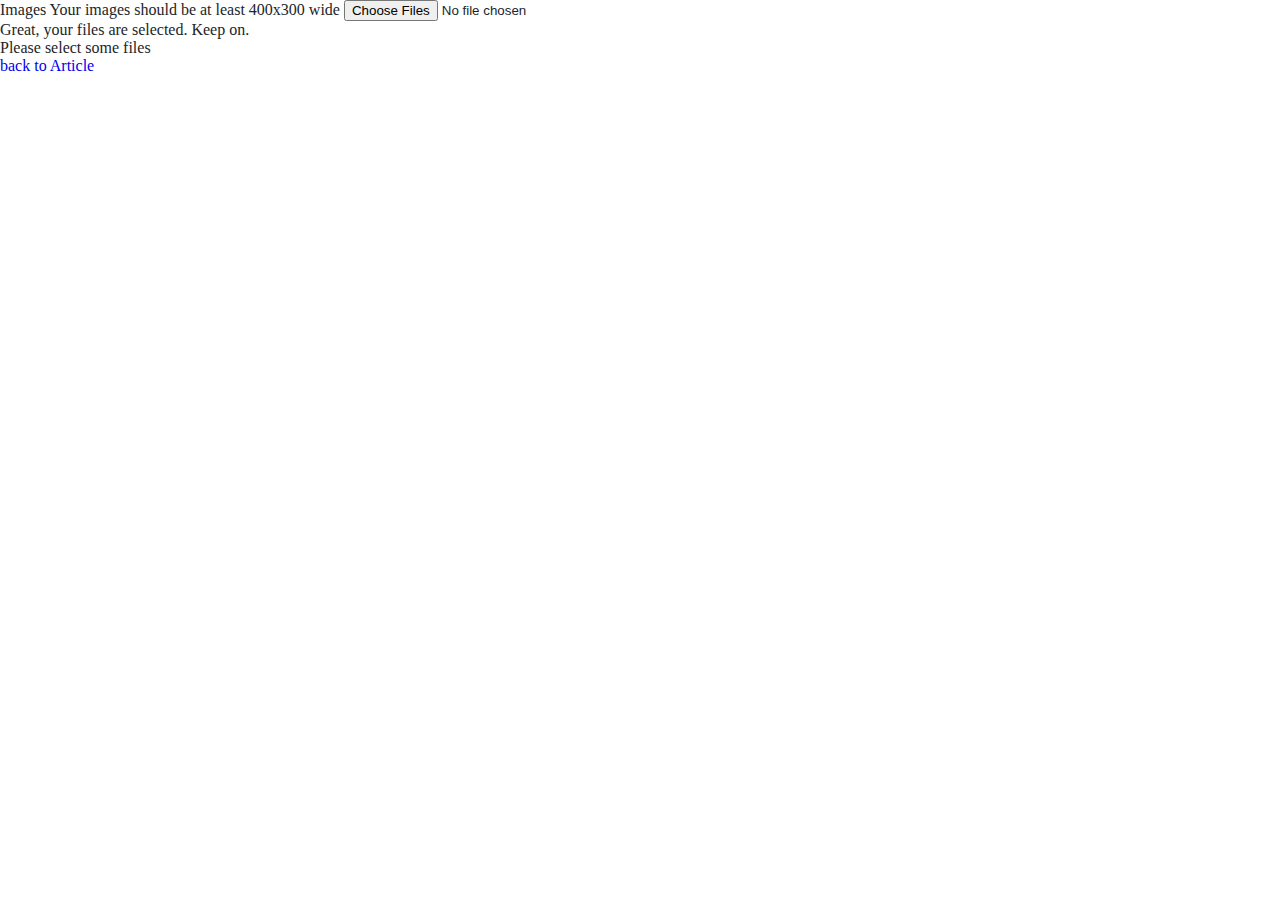
<file: input.html>
<!DOCTYPE html>
<html lang="en">
<head>
    <meta charset="UTF-8">
    <meta http-equiv="X-UA-Compatible" content="IE=edge">
    <meta name="viewport" content="width=device-width, initial-scale=1.0">
    <title>Document</title>
   <link rel="stylesheet" href="style.css">
</head>
<body>
    <form action method="post">
  
        
        
        <div class="form-group file-area">
              <label for="images">Images <span>Your images should be at least 400x300 wide</span></label>
          <input type="file" name="images" id="images" required="required" multiple="multiple"/>
          <div class="file-dummy">
            <div class="success">Great, your files are selected. Keep on.</div>
            <div class="default">Please select some files</div>
          </div>
        </div>
        
       
      </form>
      
      
      
      
      <script async src="https://cpwebassets.codepen.io/assets/embed/ei.js"></script>
      
      <link href='https://fonts.googleapis.com/css?family=Lato:100,200,300,400,500,600,700' rel='stylesheet' type='text/css'>
      
      <a href="http://scribblerockerz.com/drag-n-drop-file-input-without-javascript/" class="back-to-article" target="_blank">back to Article</a>
</body>
</html>
</file>
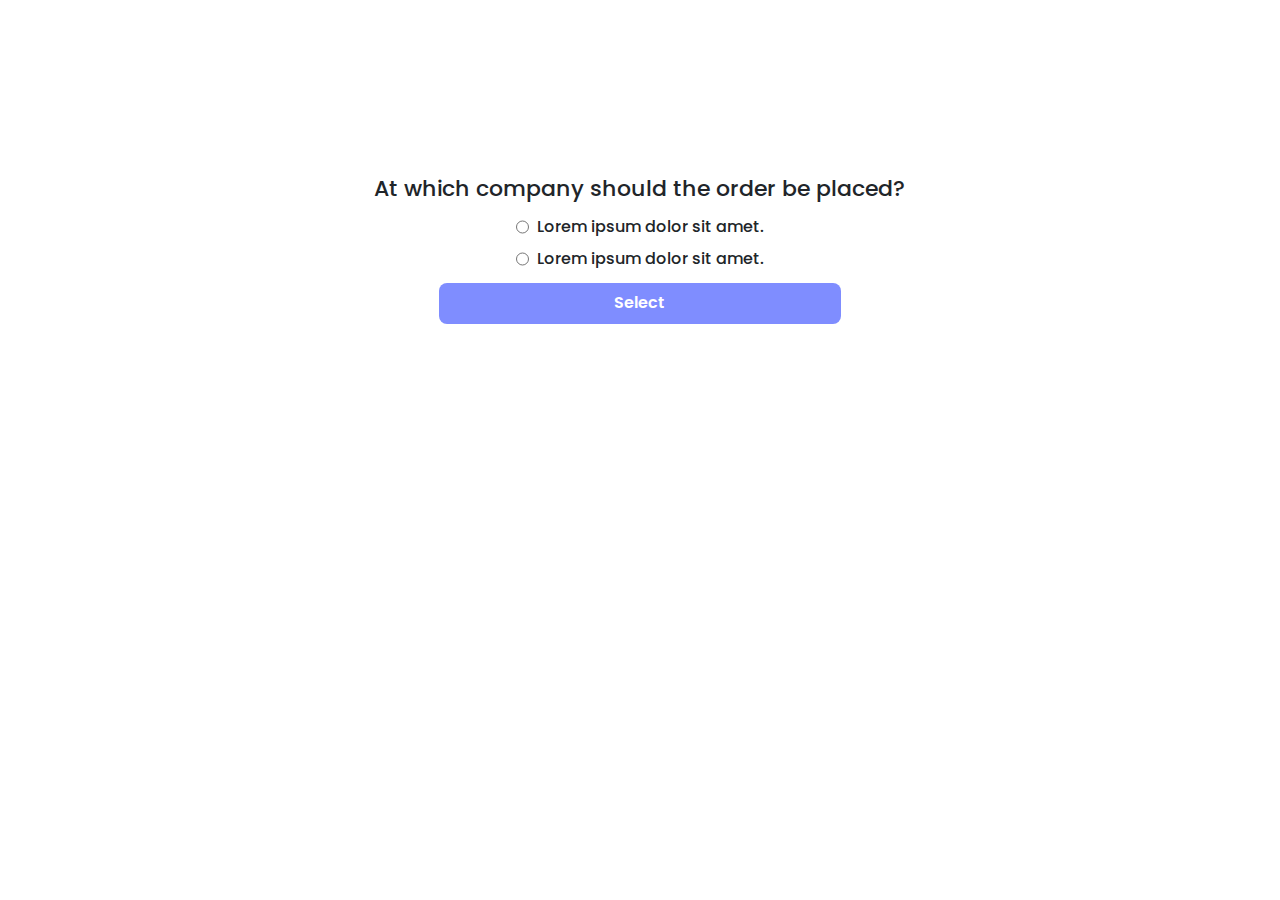
<file: new-report.html>
<!DOCTYPE html>
<html lang="en">

<head>
    <meta charset="UTF-8">
    <meta http-equiv="X-UA-Compatible" content="IE=edge">
    <meta name="viewport" content="width=device-width, initial-scale=1.0">
    <link rel="stylesheet" href="assets/bootstrap-5/css/bootstrap.css">
    <link rel="stylesheet" href="https://cdnjs.cloudflare.com/ajax/libs/twitter-bootstrap/5.1.3/css/bootstrap.min.css">
    <link rel="stylesheet" href="https://cdn.datatables.net/1.12.1/css/dataTables.bootstrap5.min.css">
    <link rel="stylesheet" href="assets/css/style.css">
    <link rel="stylesheet" href="assets/css/typograpgy.css">
    <link rel="stylesheet" href="assets/css/responsive.css">
    <link rel="stylesheet" href="https://cdnjs.cloudflare.com/ajax/libs/font-awesome/6.1.1/css/all.min.css"
        integrity="sha512-KfkfwYDsLkIlwQp6LFnl8zNdLGxu9YAA1QvwINks4PhcElQSvqcyVLLD9aMhXd13uQjoXtEKNosOWaZqXgel0g=="
        crossorigin="anonymous" referrerpolicy="no-referrer" />
    <link href="https://fonts.googleapis.com/css2?family=Poppins:wght@400;500;600;700&display=swap" rel="stylesheet">
    <title>Home</title>
</head>


<body>
    <div class="container-fluid">
        <!-- Page Content  -->
        <div class="row">
            <nav class="navbar navbar-expand-lg navbar-light mb-1 ">
                <div class="container-fluid d-flex justify-content-between align-items-center">
                    <button type="button" id="sidebarCollapse" class=" side-bar-btn btn text-sidebar bg-turbo-yellow">
                        <h1 class="f-32 w-500 text-white">LOGO</h1>
                    </button>

                    <div class="header ">
                        <div class="dropdown header-dropdown">
                            <button class="account-btn dropdown-toggle f-18 w-400" type="button"
                                id="dropdownMenuButton1" data-bs-toggle="dropdown" aria-expanded="false">
                                <!-- <img src="assets/images/image 224.png" alt="" class="img-fluid account-dp"> -->
                                <i class="fa-solid fa-user me-2"></i>Smith
                            </button>
                            <ul class="dropdown-menu" aria-labelledby="dropdownMenuButton1">
                                <li><a class="dropdown-item" href="#">My Account</a></li>
                                <li><a class="dropdown-item" href="#">Log Out</a></li>
                            </ul>
                        </div>
                    </div>
                </div>
            </nav>

            <div class="container-fluid">
                <div class="row">
                    <div class="col-lg-8 mx-auto ">
                        <div class="row mt-5">
                            <div class="col-lg-8 mx-auto  mt-5">
                                <div class=" d-flex flex-column justify-content-center align-items-center">
                                    <h1 class="f-22 w-500 mb-2 text-center">At which company should the order be placed?
                                    </h1>
                                </div>
                            </div>
                            <div class="col-lg-6 mx-auto">
                                <div class=" d-flex flex-column justify-content-center align-items-center">
                                    <div class="d-flex justify-content-start my-1">
                                        <input type="radio" id="html" name="fav_language" value="HTML" class="me-2">
                                        <label for="html" class="f-18 w-500">Lorem ipsum dolor sit amet.</label>
                                    </div>
                                    <div class="d-flex justify-content-start my-1">
                                        <input type="radio" id="css" name="fav_language" value="CSS" class="me-2">
                                        <label for="css" class="f-18 w-500">Lorem ipsum dolor sit amet.</label>
                                    </div>


                                    <button class="btn-fill mt-2 w-100"><a
                                            href="selected-company.html">Select</a></button>
                                </div>
                            </div>

                        </div>

                    </div>

                </div>
            </div>
            </form>
        </div>
    </div>

    </div>

    </div>


    <script src="assets/bootstrap-5/js/bootstrap.bundle.min.js"></script>
    <script src="https://code.jquery.com/jquery-3.6.0.min.js"
        integrity="sha256-/xUj+3OJU5yExlq6GSYGSHk7tPXikynS7ogEvDej/m4=" crossorigin="anonymous"></script>
    <script src="https://cdn.datatables.net/1.12.1/js/jquery.dataTables.min.js"></script>
    <script src="https://cdn.datatables.net/1.12.1/js/dataTables.bootstrap5.min.js"></script>
    <script src="assets/app.js"></script>
</body>



</html>
</file>
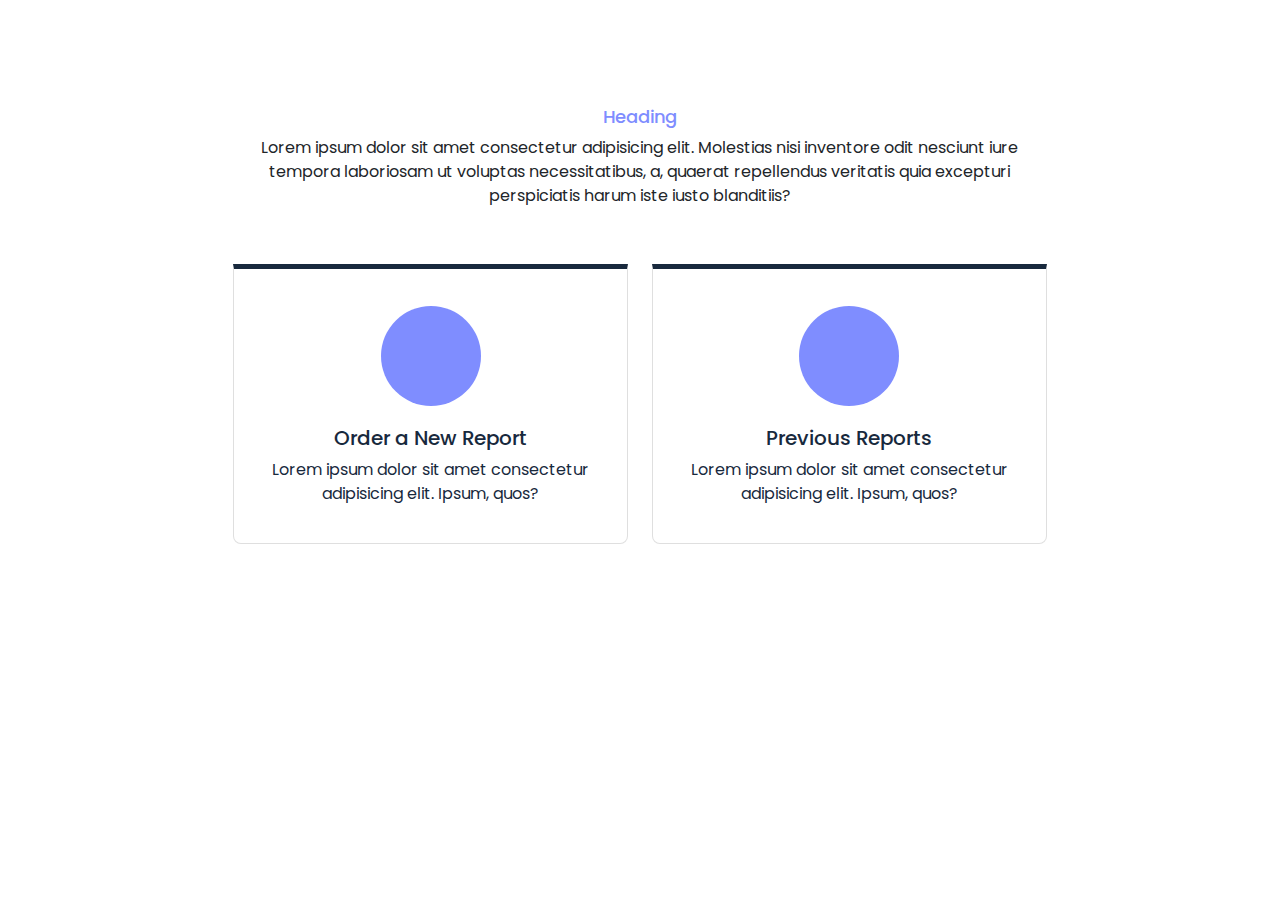
<file: page.html>
<!DOCTYPE html>
<html lang="en">

<head>
    <meta charset="UTF-8">
    <meta http-equiv="X-UA-Compatible" content="IE=edge">
    <meta name="viewport" content="width=device-width, initial-scale=1.0">
    <link rel="stylesheet" href="assets/bootstrap-5/css/bootstrap.css">
    <link rel="stylesheet" href="https://cdnjs.cloudflare.com/ajax/libs/twitter-bootstrap/5.1.3/css/bootstrap.min.css">
    <link rel="stylesheet" href="https://cdn.datatables.net/1.12.1/css/dataTables.bootstrap5.min.css">
    <link rel="stylesheet" href="assets/css/style.css">
    <link rel="stylesheet" href="assets/css/typograpgy.css">
    <link rel="stylesheet" href="assets/css/responsive.css">
    <link rel="stylesheet" href="https://cdnjs.cloudflare.com/ajax/libs/font-awesome/6.1.1/css/all.min.css"
        integrity="sha512-KfkfwYDsLkIlwQp6LFnl8zNdLGxu9YAA1QvwINks4PhcElQSvqcyVLLD9aMhXd13uQjoXtEKNosOWaZqXgel0g=="
        crossorigin="anonymous" referrerpolicy="no-referrer" />
    <link href="https://fonts.googleapis.com/css2?family=Poppins:wght@400;500;600;700&display=swap" rel="stylesheet">
    <title>Home</title>
</head>


<body>
    <div class="container-fluid">
        <!-- Page Content  -->
        <div class="row">
            <nav class="navbar navbar-expand-lg navbar-light mb-1 ">
                <div class="container-fluid d-flex justify-content-between align-items-center">
                    <button type="button" id="sidebarCollapse" class=" side-bar-btn btn text-sidebar bg-turbo-yellow">
                        <a href="page.html" class="f-32 w-500 text-white no-decoration">LOGO</a>

                    </button>

                    <div class="header ">
                        <div class="dropdown header-dropdown">
                            <button class="account-btn dropdown-toggle f-18 w-400" type="button"
                                id="dropdownMenuButton1" data-bs-toggle="dropdown" aria-expanded="false">
                                <!-- <img src="assets/images/image 224.png" alt="" class="img-fluid account-dp"> -->
                                <i class="fa-solid fa-user me-2"></i>Muhammad Awais
                            </button>
                            <ul class="dropdown-menu" aria-labelledby="dropdownMenuButton1">
                                <li><a class="dropdown-item" href="#">My Account</a></li>
                                <li><a class="dropdown-item" href="#">Log Out</a></li>
                            </ul>
                        </div>
                    </div>
                </div>
            </nav>
        </div>
            <div class="container-fluid">
                <div class="row">
                    <div class="col-lg-8 mx-auto ">
                        <div class="main-heading  w-100">
                            <h1 class=" mt-4 text-center">Heading</h1>
                        </div>
                        <p class="f-16 text-center">Lorem ipsum dolor sit amet consectetur adipisicing elit. Molestias
                            nisi inventore odit nesciunt iure tempora laboriosam ut voluptas necessitatibus, a, quaerat
                            repellendus veritatis quia excepturi perspiciatis harum iste iusto blanditiis?</p>
                        <div class="row mt-5">
                            <div class="col-lg-6 mt-2">
                                <a href="new-report.html"
                                    class="card d-flex flex-column justify-content-center align-items-center">
                                    <div class="card-icon">
                                        <i class="fa-solid fa-folder-plus"></i>
                                    </div>
                                    <h1 class="f-20 w-500">Order a New Report</h1>
                                    <div class="f-16 text-center">Lorem ipsum dolor sit amet consectetur adipisicing
                                        elit. Ipsum, quos?</div>
                                </a>
                            </div>
                            <div class="col-lg-6 mt-2">
                                <a href="previuos-reports.html"
                                    class="card d-flex flex-column justify-content-center align-items-center">
                                    <div class="card-icon">
                                        <i class="fa-solid fa-folder-open"></i>
                                    </div>
                                    <h1 class="f-20 w-500">Previous Reports</h1>
                                    <div class="f-16 text-center">Lorem ipsum dolor sit amet consectetur adipisicing
                                        elit. Ipsum, quos?</div>
                                </a>
                            </div>
                        </div>

                    </div>

                </div>
            </div>
      
    </div>

    <script src="assets/bootstrap-5/js/bootstrap.bundle.min.js"></script>
    <script src="https://code.jquery.com/jquery-3.6.0.min.js"
        integrity="sha256-/xUj+3OJU5yExlq6GSYGSHk7tPXikynS7ogEvDej/m4=" crossorigin="anonymous"></script>
    <script src="https://cdn.datatables.net/1.12.1/js/jquery.dataTables.min.js"></script>
    <script src="https://cdn.datatables.net/1.12.1/js/dataTables.bootstrap5.min.js"></script>
    <script src="assets/app.js"></script>
</body>



</html>
</file>
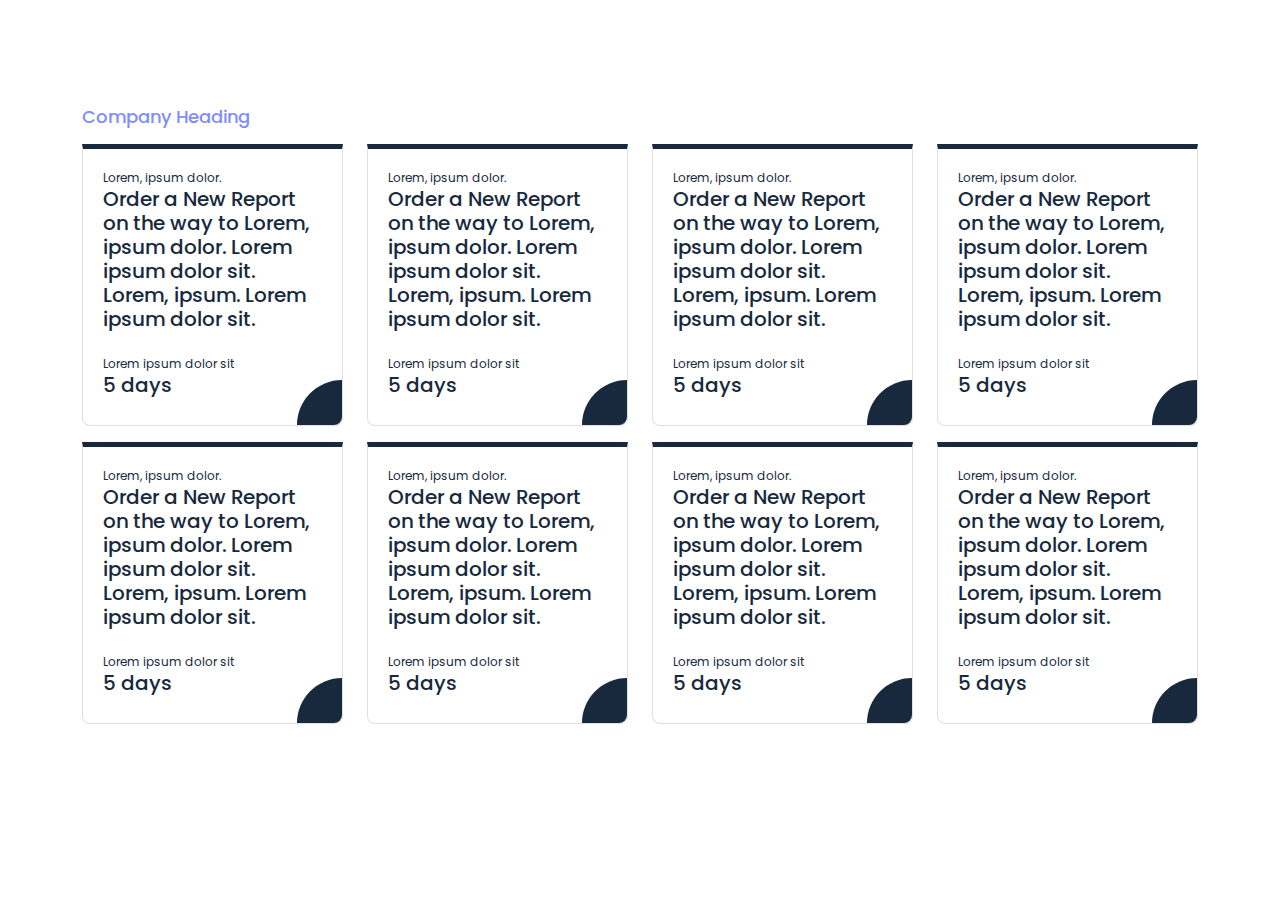
<file: selected-company.html>
<!DOCTYPE html>
<html lang="en">

<head>
    <meta charset="UTF-8">
    <meta http-equiv="X-UA-Compatible" content="IE=edge">
    <meta name="viewport" content="width=device-width, initial-scale=1.0">
    <link rel="stylesheet" href="assets/bootstrap-5/css/bootstrap.css">
    <link rel="stylesheet" href="https://cdnjs.cloudflare.com/ajax/libs/twitter-bootstrap/5.1.3/css/bootstrap.min.css">
    <link rel="stylesheet" href="https://cdn.datatables.net/1.12.1/css/dataTables.bootstrap5.min.css">
    <link rel="stylesheet" href="assets/css/style.css">
    <link rel="stylesheet" href="assets/css/typograpgy.css">
    <link rel="stylesheet" href="assets/css/responsive.css">
    <link rel="stylesheet" href="https://cdnjs.cloudflare.com/ajax/libs/font-awesome/6.1.1/css/all.min.css"
        integrity="sha512-KfkfwYDsLkIlwQp6LFnl8zNdLGxu9YAA1QvwINks4PhcElQSvqcyVLLD9aMhXd13uQjoXtEKNosOWaZqXgel0g=="
        crossorigin="anonymous" referrerpolicy="no-referrer" />
    <link href="https://fonts.googleapis.com/css2?family=Poppins:wght@400;500;600;700&display=swap" rel="stylesheet">
    <title>Home</title>
</head>

<body>
    <div class="container-fluid">

        <!-- Page Content  -->
        <div class="row">

            <nav class="navbar navbar-expand-lg navbar-light mb-1 ">

                <div class="container-fluid d-flex justify-content-between align-items-center">

                    <button type="button" id="sidebarCollapse" class=" side-bar-btn btn text-sidebar bg-turbo-yellow">
                        <a href="page.html" class="f-32 w-500 text-white no-decoration">LOGO</a>

                    </button>

                    <div class="header ">
                        <div class="dropdown header-dropdown">
                            <button class="account-btn dropdown-toggle f-18 w-400" type="button"
                                id="dropdownMenuButton1" data-bs-toggle="dropdown" aria-expanded="false">
                                <!-- <img src="assets/images/image 224.png" alt="" class="img-fluid account-dp"> -->
                                <i class="fa-solid fa-user me-2"></i>Smith
                            </button>
                            <ul class="dropdown-menu" aria-labelledby="dropdownMenuButton1">
                                <li><a class="dropdown-item" href="#">My Account</a></li>
                                <li><a class="dropdown-item" href="#">Log Out</a></li>
                            </ul>
                        </div>
                    </div>

                </div>

            </nav>

        </div>

        <div class="container">

            <div class="main-heading  w-100">
                <h1 class=" mt-4 ">Company Heading</h1>
            </div>
            <div class="row mt-3">
                <div class="col-lg-3 col-md-6 mb-3">
                    <div class="card d-flex flex-column ">
                        <p class="f-12 w-400 mb-0 pb-0">Lorem, ipsum dolor.</p>
                        <h1 class="f-20 w-500 ">Order a New Report on the way to Lorem, ipsum dolor. Lorem ipsum dolor sit. Lorem, ipsum. Lorem ipsum dolor sit.</h1>
                        <div class="f-12  mt-3">Lorem ipsum dolor sit</div>
                        <h1 class="f-20 w-500 ">5 days</h1>
                        <div class="dot"></div>
                        <!-- <button class="btn-fill-2 mt-5 w-100 mx-0 px-0 card-btn"><a href="fill-form.html">Select</a></button> -->
                    </div>
                </div>
                <div class="col-lg-3 col-md-6 mb-3">
                    <div class="card d-flex flex-column ">
                        <p class="f-12 w-400 mb-0 pb-0">Lorem, ipsum dolor.</p>
                        <h1 class="f-20 w-500 ">Order a New Report on the way to Lorem, ipsum dolor. Lorem ipsum dolor sit. Lorem, ipsum. Lorem ipsum dolor sit.</h1>
                        <div class="f-12  mt-3">Lorem ipsum dolor sit</div>
                        <h1 class="f-20 w-500 ">5 days</h1>
                        <div class="dot"></div>
                        <!-- <button class="btn-fill-2 mt-5 w-100 mx-0 px-0 card-btn"><a href="fill-form.html">Select</a></button> -->
                    </div>
                </div>
                <div class="col-lg-3 col-md-6 mb-3">
                    <div class="card d-flex flex-column ">
                        <p class="f-12 w-400 mb-0 pb-0">Lorem, ipsum dolor.</p>
                        <h1 class="f-20 w-500 ">Order a New Report on the way to Lorem, ipsum dolor. Lorem ipsum dolor sit. Lorem, ipsum. Lorem ipsum dolor sit.</h1>
                        <div class="f-12  mt-3">Lorem ipsum dolor sit</div>
                        <h1 class="f-20 w-500 ">5 days</h1>
                        <div class="dot"></div>
                        <!-- <button class="btn-fill-2 mt-5 w-100 mx-0 px-0 card-btn"><a href="fill-form.html">Select</a></button> -->
                    </div>
                </div>
                <div class="col-lg-3 col-md-6 mb-3">
                    <div class="card d-flex flex-column ">
                        <p class="f-12 w-400 mb-0 pb-0">Lorem, ipsum dolor.</p>
                        <h1 class="f-20 w-500 ">Order a New Report on the way to Lorem, ipsum dolor. Lorem ipsum dolor sit. Lorem, ipsum. Lorem ipsum dolor sit.</h1>
                        <div class="f-12  mt-3">Lorem ipsum dolor sit</div>
                        <h1 class="f-20 w-500 ">5 days</h1>
                        <div class="dot"></div>
                        <!-- <button class="btn-fill-2 mt-5 w-100 mx-0 px-0 card-btn"><a href="fill-form.html">Select</a></button> -->
                    </div>
                </div>
                <div class="col-lg-3 col-md-6 mb-3">
                    <div class="card d-flex flex-column ">
                        <p class="f-12 w-400 mb-0 pb-0">Lorem, ipsum dolor.</p>
                        <h1 class="f-20 w-500 ">Order a New Report on the way to Lorem, ipsum dolor. Lorem ipsum dolor sit. Lorem, ipsum. Lorem ipsum dolor sit.</h1>
                        <div class="f-12  mt-3">Lorem ipsum dolor sit</div>
                        <h1 class="f-20 w-500 ">5 days</h1>
                        <div class="dot"></div>
                        <!-- <button class="btn-fill-2 mt-5 w-100 mx-0 px-0 card-btn"><a href="fill-form.html">Select</a></button> -->
                    </div>
                </div>
                <div class="col-lg-3 col-md-6 mb-3">
                    <div class="card d-flex flex-column ">
                        <p class="f-12 w-400 mb-0 pb-0">Lorem, ipsum dolor.</p>
                        <h1 class="f-20 w-500 ">Order a New Report on the way to Lorem, ipsum dolor. Lorem ipsum dolor sit. Lorem, ipsum. Lorem ipsum dolor sit.</h1>
                        <div class="f-12  mt-3">Lorem ipsum dolor sit</div>
                        <h1 class="f-20 w-500 ">5 days</h1>
                        <div class="dot"></div>
                        <!-- <button class="btn-fill-2 mt-5 w-100 mx-0 px-0 card-btn"><a href="fill-form.html">Select</a></button> -->
                    </div>
                </div>
                <div class="col-lg-3 col-md-6 mb-3">
                    <div class="card d-flex flex-column ">
                        <p class="f-12 w-400 mb-0 pb-0">Lorem, ipsum dolor.</p>
                        <h1 class="f-20 w-500 ">Order a New Report on the way to Lorem, ipsum dolor. Lorem ipsum dolor sit. Lorem, ipsum. Lorem ipsum dolor sit.</h1>
                        <div class="f-12  mt-3">Lorem ipsum dolor sit</div>
                        <h1 class="f-20 w-500 ">5 days</h1>
                        <div class="dot"></div>
                        <!-- <button class="btn-fill-2 mt-5 w-100 mx-0 px-0 card-btn"><a href="fill-form.html">Select</a></button> -->
                    </div>
                </div>
                <div class="col-lg-3 col-md-6 mb-3">
                    <div class="card d-flex flex-column ">
                        <p class="f-12 w-400 mb-0 pb-0">Lorem, ipsum dolor.</p>
                        <h1 class="f-20 w-500 ">Order a New Report on the way to Lorem, ipsum dolor. Lorem ipsum dolor sit. Lorem, ipsum. Lorem ipsum dolor sit.</h1>
                        <div class="f-12  mt-3">Lorem ipsum dolor sit</div>
                        <h1 class="f-20 w-500 ">5 days</h1>
                        <div class="dot"></div>
                        <!-- <button class="btn-fill-2 mt-5 w-100 mx-0 px-0 card-btn"><a href="fill-form.html">Select</a></button> -->
                    </div>
                </div>
                
               
            </div>
            
        </div>

    </div>

   

    <script src="assets/bootstrap-5/js/bootstrap.bundle.min.js"></script>
    <script src="https://code.jquery.com/jquery-3.6.0.min.js"
        integrity="sha256-/xUj+3OJU5yExlq6GSYGSHk7tPXikynS7ogEvDej/m4=" crossorigin="anonymous"></script>
    <script src="https://cdn.datatables.net/1.12.1/js/jquery.dataTables.min.js"></script>
    <script src="https://cdn.datatables.net/1.12.1/js/dataTables.bootstrap5.min.js"></script>
    <script src="assets/app.js"></script>
</body>


</html>
</file>
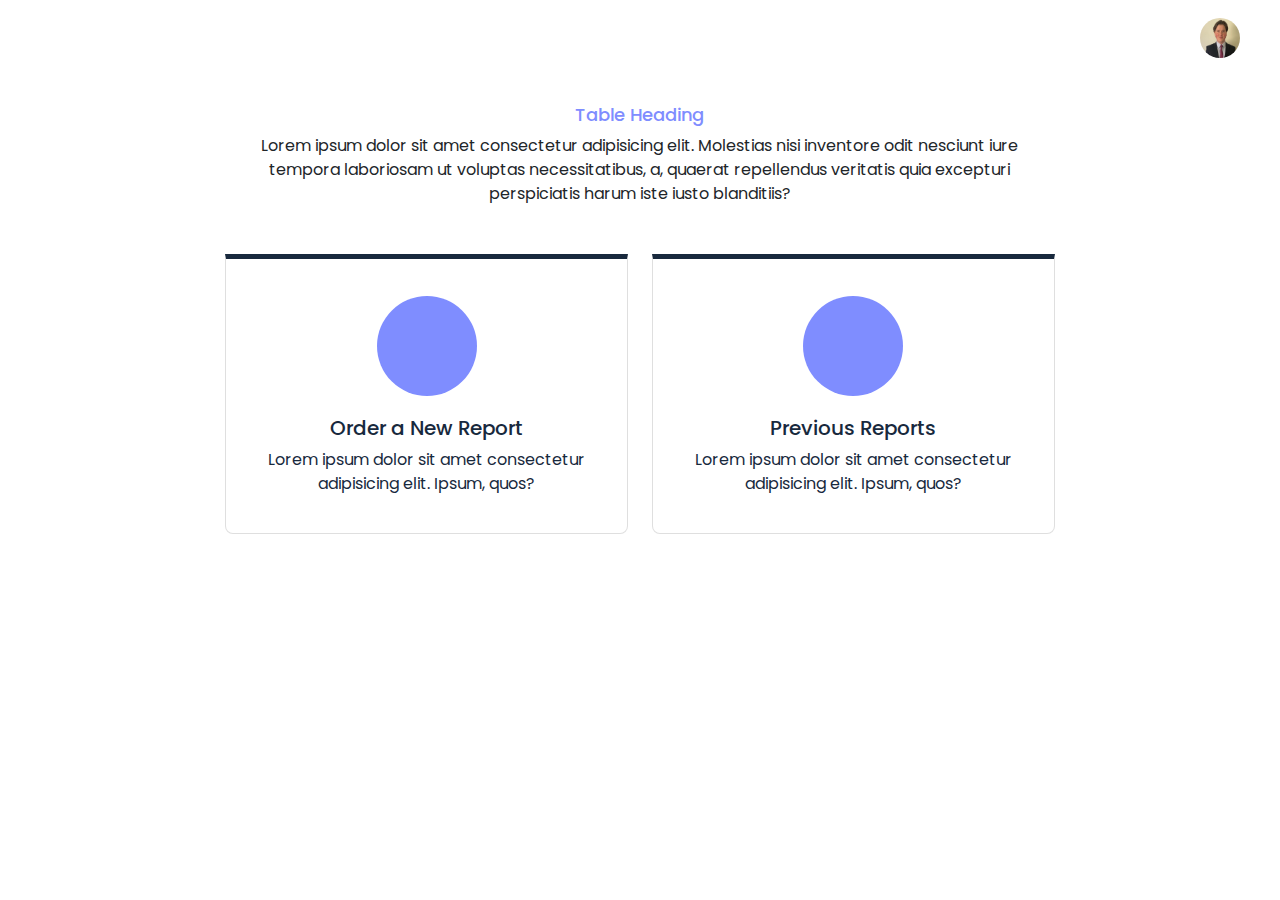
<file: seprate1.html>
<!DOCTYPE html>
<html lang="en">

<head>
    <meta charset="UTF-8">
    <meta http-equiv="X-UA-Compatible" content="IE=edge">
    <meta name="viewport" content="width=device-width, initial-scale=1.0">
    <link rel="stylesheet" href="assets/bootstrap-5/css/bootstrap.css">
    <link rel="stylesheet" href="https://cdnjs.cloudflare.com/ajax/libs/twitter-bootstrap/5.1.3/css/bootstrap.min.css">
    <link rel="stylesheet" href="https://cdn.datatables.net/1.12.1/css/dataTables.bootstrap5.min.css">
    <link rel="stylesheet" href="assets/css/style.css">
    <link rel="stylesheet" href="assets/css/typograpgy.css">
    <link rel="stylesheet" href="assets/css/responsive.css">
    <link rel="stylesheet" href="https://cdnjs.cloudflare.com/ajax/libs/font-awesome/6.1.1/css/all.min.css"
        integrity="sha512-KfkfwYDsLkIlwQp6LFnl8zNdLGxu9YAA1QvwINks4PhcElQSvqcyVLLD9aMhXd13uQjoXtEKNosOWaZqXgel0g=="
        crossorigin="anonymous" referrerpolicy="no-referrer" />
    <link href="https://fonts.googleapis.com/css2?family=Poppins:wght@400;500;600;700&display=swap" rel="stylesheet">
    <title>Home</title>
</head>

<body>

    <body>
        <div class="container-fluid">
            <!-- Page Content  -->
            <div class="row" >
                <nav class="navbar navbar-expand-lg navbar-light mb-1 ">
                    <div class="container-fluid d-flex justify-content-between align-items-center">
                        <button type="button" id="sidebarCollapse"
                            class="order-lg-first order-last side-bar-btn btn text-sidebar bg-turbo-yellow">
                            <h1 class="f-32 w-500 text-white">LOGO</h1>
                        </button>

                        <div class="header ">
                            <div class="dropdown header-dropdown">
                                <button class="account-btn dropdown-toggle" type="button" id="dropdownMenuButton1" data-bs-toggle="dropdown" aria-expanded="false">
                                  <img src="assets/images/image 224.png" alt="" class="img-fluid account-dp">
                                </button>
                                <ul class="dropdown-menu" aria-labelledby="dropdownMenuButton1">
                                  <li><a class="dropdown-item" href="#">My Account</a></li>
                                  <li><a class="dropdown-item" href="#">Log Out</a></li>
                                </ul>
                              </div>
                        </div>
                    </div>
                </nav>

                <div class="container-fluid">
                    <div class="row">
                        <div class="col-lg-8 mx-auto ">
                            <div class="main-heading  w-100">
                                <h1 class=" mt-4 text-center">Table Heading</h1>
                            </div>
                            <p class="f-16 text-center">Lorem ipsum dolor sit amet consectetur adipisicing elit. Molestias nisi inventore odit nesciunt iure tempora laboriosam ut voluptas necessitatibus, a, quaerat repellendus veritatis quia excepturi perspiciatis harum iste iusto blanditiis?</p>
                            <div class="row mt-5">
                                <div class="col-lg-6">
                                    <a href="" class="card d-flex flex-column justify-content-center align-items-center">
                                            <div class="card-icon">
                                                <i class="fa-solid fa-folder-plus"></i>
                                            </div>
                                            <h1 class="f-20 w-500">Order a New Report</h1>
                                            <div class="f-16 text-center">Lorem ipsum dolor sit amet consectetur adipisicing elit. Ipsum, quos?</div>
                                    </a>
                                </div>
                                <div class="col-lg-6">
                                    <a href="" class="card d-flex flex-column justify-content-center align-items-center">
                                            <div class="card-icon">
                                                <i class="fa-solid fa-folder-open"></i>
                                            </div>
                                            <h1 class="f-20 w-500">Previous Reports</h1>
                                            <div class="f-16 text-center">Lorem ipsum dolor sit amet consectetur adipisicing elit. Ipsum, quos?</div>
                                    </a>
                                </div>
                            </div>
                            
                        </div>
                        
                    </div>
                </div>
                </form>
            </div>
        </div>

        </div>

        </div>


        <script src="assets/bootstrap-5/js/bootstrap.bundle.min.js"></script>
        <script src="https://code.jquery.com/jquery-3.6.0.min.js"
            integrity="sha256-/xUj+3OJU5yExlq6GSYGSHk7tPXikynS7ogEvDej/m4=" crossorigin="anonymous"></script>
        <script src="https://cdn.datatables.net/1.12.1/js/jquery.dataTables.min.js"></script>
        <script src="https://cdn.datatables.net/1.12.1/js/dataTables.bootstrap5.min.js"></script>
        <script src="assets/app.js"></script>
    </body>


</body>

</html>
</file>
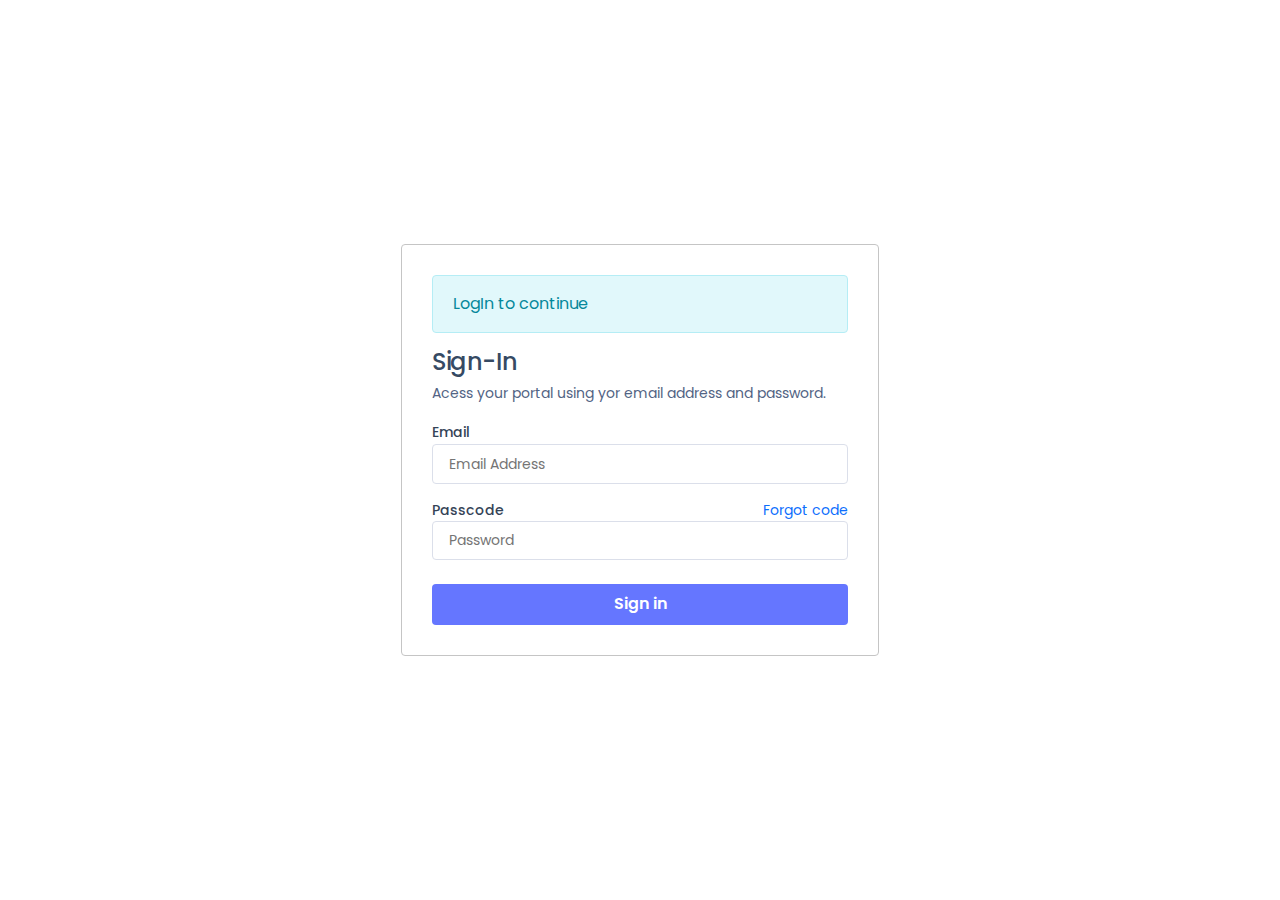
<file: signIn.html>
<!DOCTYPE html>
<html lang="en">

<head>
    <meta charset="UTF-8">
    <meta http-equiv="X-UA-Compatible" content="IE=edge">
    <meta name="viewport" content="width=device-width, initial-scale=1.0">
    <link rel="stylesheet" href="assets/bootstrap-5/css/bootstrap.css">
    <link href="https://fonts.googleapis.com/css2?family=Poppins:wght@400;500;600;700&display=swap" rel="stylesheet">

    <link rel="stylesheet" href="assets/css/style.css">
    <link rel="stylesheet" href="assets/css/responsive.css">
    <link rel="stylesheet" href="assets/css/typograpgy.css">
    <title>Sign-In</title>
</head>

<body>

    <body>
        <div class="container m-0 p-0 w-100 mw-100">
            <div class="row m-0 p-0 w-100 mw-100">
                <div class="col-lg-6 m-0 p-0 mx-auto">
                    <div class="container">
                        <div class="row sign-row d-flex justify-content-center align-items-center">
                            <form class="col-lg-9 sign-form mx-auto">
                                <div class="continue-msg">LogIn to continue</div>
                                <h4 class="">Sign-In</h4>
                                <p class="f-14 w-400 mb-3">Acess your portal using yor email address and password.</p>
                                <label >Email</label>
                                <input type="text" class=" w-100 mb-3" placeholder="Email Address ">
                                <div class="d-flex align-items-center justify-content-between">
                                    <label >Passcode</label>
                                    <a href="" class="f-14">Forgot code</a>
                                </div>
                                <input type="text" class=" w-100" placeholder="Password ">
                                 <a href="new.html"><button class="mt-4 w-600 f-15 w-100">Sign in</button></a>
                            </form>
                        </div>
                    </div>

                </div>
            </div>
        </div>


        <script src="assets/bootstrap-5/js/bootstrap.bundle.min.js"></script>
    </body>

    <script src="assets/bootstrap-5/js/bootstrap.bundle.min.js"></script>
</body>

</html>
</file>
<file: style.css>
.layout {
	 z-index: 1;
}
 .layout .header {
	 box-shadow: 1px 1px 4px #9aa0b9;
	 display: flex;
	 align-items: center;
	 padding: 20px;
	 background-color: white;
}
 .layout .content {
	 padding: 20px;
	 display: flex;
	 flex-direction: column;
	 background-color: var(--light-gray);
}
 .layout .footer {
	 text-align: center;
	 margin-top: auto;
	 margin-bottom: 20px;
	 padding: 20px;
}
 .layout.rtl .header {
	 box-shadow: -1px 1px 4px #9aa0b9;
}
 .sidebar {
	 color: #b3b8d4;
	 overflow-x: hidden !important;
	 position: relative;
	 background-color: #010811;
}
 .sidebar .image-wrapper {
	 overflow: hidden;
	 position: absolute;
	 top: 0;
	 right: 0;
	 bottom: 0;
	 left: 0;
	 opacity: 0.2;
	 z-index: 1;
	 display: none;
}
 .sidebar .image-wrapper >
 img {
	 width: 100%;
	 height: 100%;
	 object-fit: cover;
	 object-position: center;
}
 .sidebar.has-bg-image .image-wrapper {
	 display: block;
}
 .sidebar .sidebar-layout {
	 height: 100%;
	 display: flex;
	 flex-direction: column;
	 position: relative;
	 z-index: 2;
}
 .sidebar .sidebar-layout .sidebar-header {
	 height: 64px;
	 min-height: 64px;
	 display: flex;
	 align-items: center;
	 padding: 0 20px;
	 border-bottom: 1px solid rgba(83, 93, 125, 0.3);
}
 .sidebar .sidebar-layout .sidebar-header >
 span {
	 overflow: hidden;
	 white-space: nowrap;
	 text-overflow: ellipsis;
}
 .sidebar .sidebar-layout .sidebar-content {
	 flex-grow: 1;
	 padding: 10px 0;
	
}
 .sidebar .sidebar-layout .sidebar-footer {
	 height: 64px;
	 min-height: 64px;
	 display: flex;
	 align-items: center;
	 border-top: 1px solid rgba(83, 93, 125, 0.3);
	 padding: 0 20px;
}
 .sidebar .sidebar-layout .sidebar-footer >
 span {
	 overflow: hidden;
	 white-space: nowrap;
	 text-overflow: ellipsis;
}
 @keyframes swing {
	 0%, 30%, 50%, 70%, 100% {
		 transform: rotate(0deg);
	}
	 10% {
		 transform: rotate(10deg);
	}
	 40% {
		 transform: rotate(-10deg);
	}
	 60% {
		 transform: rotate(5deg);
	}
	 80% {
		 transform: rotate(-5deg);
	}
}
 .layout .sidebar .menu ul {
	 list-style-type: none;
	 padding: 0;
	 margin: 0;
}
 .layout .sidebar .menu .menu-item a {
	 display: flex;
	 align-items: center;
	 height: 50px;
	 padding: 0 20px;
	 color: var(--light-blue);
}
 .layout .sidebar .menu .menu-item a .menu-icon {
	 font-size: 1.2rem;
	 width: 35px;
	 min-width: 35px;
	 height: 35px;
	 line-height: 35px;
	 text-align: center;
	 display: inline-block;
	 margin-right: 10px;
	 border-radius: 2px;
	 transition: color 0.3s;
}
 
 .layout .sidebar .menu .menu-item a .menu-icon i {
	 display: inline-block;
	 font-weight: 600 !important;
}
 .layout .sidebar .menu .menu-item a .menu-title {
	 font-size: 0.9rem;
	 overflow: hidden;
	 text-overflow: ellipsis;
	 white-space: nowrap;
	 flex-grow: 1;
	 transition: color 0.3s;
}
 .layout .sidebar .menu .menu-item a .menu-prefix, .layout .sidebar .menu .menu-item a .menu-suffix {
	 display: inline-block;
	 padding: 5px;
	 opacity: 1;
	 transition: opacity 0.3s;
}

 .layout .sidebar .menu .menu-item a:hover .menu-title {
	 color: var(--dark-blue);
}
 .layout .sidebar .menu .menu-item a:hover .menu-icon {
	 color: var(--dark-blue);
}
 .layout .sidebar .menu .menu-item a:hover .menu-icon i {
	 animation: swing ease-in-out 0.5s 1 alternate;
}
 .layout .sidebar .menu .menu-item a:hover::after {
	 border-color: #dee2ec !important;
}
 .layout .sidebar .menu .menu-item.sub-menu {
	 position: relative;
}
 .layout .sidebar .menu .menu-item.sub-menu >
 a::after {
	 content: "
	"
	;
	 transition: transform 0.3s;
	 border-right: 2px solid currentcolor;
	 border-bottom: 2px solid currentcolor;
	 width: 5px;
	 height: 5px;
	 transform: rotate(-45deg);
}
 .layout .sidebar .menu .menu-item.sub-menu >
 .sub-menu-list {
	 padding-left: 20px;
	 display: none;
	 overflow: hidden;
	 z-index: 999;
}
 .layout .sidebar .menu .menu-item.sub-menu.open >
 a::after {
	 transform: rotate(45deg);
}
 .layout .sidebar .menu .menu-item.active >
 a .menu-title {
	 color: #dee2ec;
}
 .layout .sidebar .menu .menu-item.active >
 a::after {
	 border-color: #dee2ec;
}
 .layout .sidebar .menu .menu-item.active >
 a .menu-icon {
	 color: #dee2ec;
}
 .layout .sidebar .menu >
 ul >
 .sub-menu >
 .sub-menu-list {
	 background-color: #0b1a2c;
}
 .layout .sidebar .menu.icon-shape-circle .menu-item a .menu-icon, .layout .sidebar .menu.icon-shape-rounded .menu-item a .menu-icon, .layout .sidebar .menu.icon-shape-square .menu-item a .menu-icon {
	 background-color: #0b1a2c;
}
 .layout .sidebar .menu.icon-shape-circle .menu-item a .menu-icon {
	 border-radius: 50%;
}
 .layout .sidebar .menu.icon-shape-rounded .menu-item a .menu-icon {
	 border-radius: 4px;
}
 .layout .sidebar .menu.icon-shape-square .menu-item a .menu-icon {
	 border-radius: 0;
}
 .layout .sidebar:not(.collapsed) .menu >
 ul >
 .menu-item.sub-menu >
 .sub-menu-list {
	 visibility: visible !important;
	 position: static !important;
	 transform: translate(0, 0) !important;
}
 .layout .sidebar.collapsed .menu >
 ul >
 .menu-item >
 a .menu-prefix, .layout .sidebar.collapsed .menu >
 ul >
 .menu-item >
 a .menu-suffix {
	 opacity: 0;
}
 .layout .sidebar.collapsed .menu >
 ul >
 .menu-item.sub-menu >
 a::after {
	 content: "
	"
	;
	 width: 5px;
	 height: 5px;
	 background-color: currentcolor;
	 border-radius: 50%;
	 display: inline-block;
	 position: absolute;
	 right: 10px;
	 top: 50%;
	 border: none;
	 transform: translateY(-50%);
}
 .layout .sidebar.collapsed .menu >
 ul >
 .menu-item.sub-menu >
 a:hover::after {
	 background-color: #dee2ec;
}
 .layout .sidebar.collapsed .menu >
 ul >
 .menu-item.sub-menu >
 .sub-menu-list {
	 transition: none !important;
	 width: 200px;
	 margin-left: 3px !important;
	 border-radius: 4px;
	 display: block !important;
}
 .layout .sidebar.collapsed .menu >
 ul >
 .menu-item.active >
 a::after {
	 background-color: #dee2ec;
}
 .layout .sidebar.has-bg-image .menu.icon-shape-circle .menu-item a .menu-icon, .layout .sidebar.has-bg-image .menu.icon-shape-rounded .menu-item a .menu-icon, .layout .sidebar.has-bg-image .menu.icon-shape-square .menu-item a .menu-icon {
	 background-color: rgba(11, 26, 44, 0.6);
}
 .layout .sidebar.has-bg-image:not(.collapsed) .menu >
 ul >
 .sub-menu >
 .sub-menu-list {
	 background-color: rgba(11, 26, 44, 0.6);
}
 .layout.rtl .sidebar .menu .menu-item a .menu-icon {
	 margin-left: 10px;
	 margin-right: 0;
}
 .layout.rtl .sidebar .menu .menu-item.sub-menu >
 a::after {
	 transform: rotate(135deg);
}
 .layout.rtl .sidebar .menu .menu-item.sub-menu >
 .sub-menu-list {
	 padding-left: 0;
	 padding-right: 20px;
}
 .layout.rtl .sidebar .menu .menu-item.sub-menu.open >
 a::after {
	 transform: rotate(45deg);
}
 .layout.rtl .sidebar.collapsed .menu >
 ul >
 .menu-item.sub-menu a::after {
	 right: auto;
	 left: 10px;
}
 .layout.rtl .sidebar.collapsed .menu >
 ul >
 .menu-item.sub-menu >
 .sub-menu-list {
	 margin-left: -3px !important;
}
 * {
	 box-sizing: border-box;
}
 body {
	 margin: 0;
	 height: 100vh;
	 font-family: "
	Roboto"
	, sans-serif;
	 color: #212529;
}
 a {
	 text-decoration: none;
}
 @media (max-width: 992px) {
	 #btn-collapse {
		 display: none;
	}
}
 
 



/* ==========================custom========================= */
.fa-align-left {
	color: white !important;
	font-weight: 700 !important;
}

.sidebar.collapsed .menu-heading{
	color: transparent !important;
	  border-top:1px solid rgba(83, 93, 125, 0.5)
}
.user-icon{
	height: 30px;
	width: 30px;
	border-radius: 100%;
	background-color: var(--dark-blue);
	display: flex;
	justify-content: center;
	align-items: center;
}
.user-icon i{
	color: white;
}
.profile-dropdown button{
	background-color: transparent;
	border: none;
	color: var(--dark-blue);
}
.profile-dropdown button:hover{
	background-color: transparent !important;
   box-shadow: none !important;
   color: var(--dark-blue);
}
</file>
<file: assets/css/style.css>
@font-face {
    font-family: Bahnschrift Light;
    src: url(/assets/Bahnschrift-Font-Family/BAHNSCHRIFT.TTF);
}

body {
    box-sizing: border-box;
    font-family: 'Poppins', sans-serif;

}

.family-chrift {
    font-family: Bahnschrift Light;
}

/* ------------------------------
sign in
---------------------------------- */
.sign-row {
    height: 100vh;
}

.sign-form {
    border: 1px solid #c5c5c5;
    padding: 30px;
    border-radius: 4px;
    width: 478px;

}

.sign-input {
    font-style: normal;
    font-weight: 400;
    font-size: 16px;
    line-height: 24px;
    color: black;
    border: 1px solid #c5c5c5 !important;
    border-radius: 8px;
    height: 45px;
    padding: 0px 15px;

}

.sign-input::placeholder {
    color: #a6a0a0;
}

.btn-fill {
    width: 222px;
    height: 41px;
    background: var(--dark-blue);
    border-radius: 8px;
    margin: 0px 10px;
    border: none !important;

}

.btn-fill a {
    text-decoration: none !important;
    color: white !important;
    font-weight: 600;
}

.btn-fill:hover {
    background-color: var(--light-blue);
    border: 1px solid var(--dark-blue);
    color: white !important;
}

.btn-fill:hover a {

    color: white !important;
}



/* ---------------------------------------------------
    SIDEBAR STYLE
----------------------------------------------------- */
/* .wrapper {
    display: flex;
    width: 100%;
    align-items: stretch;
}

#sidebar {
    min-width: 250px;
    max-width: 250px;
    background: var(--dark-blue);
    color: white;
    transition: all 0.3s;
    padding: 30px;
    padding-bottom: 10px;
    z-index: 10;
    position: fixed;
    display: flex;
    flex-direction: column;
    justify-content: start;
    align-items: center;
    height: 100vh;
}


#sidebar.active {
    margin-left: -200px;

}
#sidebar.active .side-list{
  display: none;
}
#sidebar:hover{
    margin-left: 0px;
}

a[data-toggle="collapse"] {
    position: relative;
}

.dropdown-toggle::after {
    display: block;
    position: absolute;
    top: 50%;
    right: 20px;
    transform: translateY(-50%);
}

.sidebar-header {
    width: 100%;
    display: flex;
    justify-content: space-between;
    align-items: center;
}

#content {
    width: 100%;
    padding: 15px;
    min-height: 100vh;
    transition: all 0.3s;
}

.ml {
    margin-left: 250px;
}

.side-list {
    list-style: none;
}

.side-list li {
    padding: 13px 0px;
    border-bottom: 1px solid white;
}

.side-list li i {
    margin-right: 10px;
    font-size: 18px;
}

.side-list li a {
    color: white;
    text-decoration: none;

}

.side-list li:hover,
.side-list li:hover i .side-list li:hover a {
    color: yellow;
}

.side-list .active i {
    color: yellow !important;
} */

/* -----------------------
main header
------------------------ */
/* .navbar {
    background-color: var(--dark-blue);

}

.side-bar-btn:focus {
    outline: none;
    box-shadow: none;
}

.side-bar-btn i {
    color: white;
    font-size: 22px;
} */

.header-list {
    display: flex;
    justify-content: center;
    align-items: flex-end;
    list-style: none;
}

.header-list li {
    margin: 0px 5px;
}

.header-list li button {
    font-size: 18px;
    margin-right: 6px;
    text-decoration: none;
    background-color: white;
    border: none;
    border-radius: 3px;
}

.header-list li button a {
    font-size: 16px;
    margin-right: 6px;
    text-decoration: none;
    color: var(--dark-blue);

    font-weight: 600 !important;
}

.header-list li a {
    font-size: 18px;
    color: white;
    margin-right: 6px;
    text-decoration: none;
}

.header-list li i {
    font-size: 14px;
    color: white;
    margin-right: 6px;
}

/* ------------------------
main body
--------------------- */
.main-heading h1 {
    font-size: 22px;
    color: var(--dark-blue);
}

.page-item.active .page-link {
    background-color: var(--dark-blue);
    border-color: var(--dark-blue);
    color: white;
}

.action-icons a i {
    font-size: 16px;
    color: var(--dark-blue);
}



/* ----------------------------
Page
----------------------------- */
.account-dp {
    height: 40px;
    width: 40px;
    border-radius: 100%;
}

.account-btn {
    background-color: transparent;
    border: none;
    /* width: 140px; */
    color: white;
    width: 100%;
    display: flex !important;
}

.dropdown-toggle::after {
    right: -5px;
}

.card {
    padding: 20px;
    min-height: 280px;
    text-decoration: none;
    color: #18293D;
    border-radius: 0px 0px 8px 8px;
    height: 100%;
    position: relative;
    border: 1px solid rgba(0, 0, 0, 0.125);
    border-top: 5px solid #18293D;

}

.dot {
    position: absolute;
    height: 45px;
    width: 45px;
    border-radius: 100% 0 8px 0px;
    bottom: 0;
    right: 0;
    background-color: #18293D;
}

.card:hover .dot {
    background-color: white;
}

.card-btn {
    position: absolute;
    bottom: 0px;
    left: 0px;
    border-radius: 0px 0px 8px 8px !important;
}

.card-icon {
    height: 100px;
    width: 100px;
    border-radius: 100%;
    background-color: var(--dark-blue);
    display: flex;
    justify-content: center;
    align-items: center;
    margin-bottom: 20px;
}

.card-icon i {
    font-size: 45px;
    color: white;
    display: flex;
    justify-content: center;
    align-items: center;
}

.card:hover {
    background-color: var(--dark-blue);
    color: white;
}

.card:hover .card-icon {
    background-color: white;
    color: var(--dark-blue);
}

.card:hover .card-icon i {
    color: var(--dark-blue);
}

.header-dropdown {
    left: -10px !important;
}

.btn-fill-2 {
    width: 222px;
    height: 41px;
    background: var(--dark-blue);
    border-radius: 8px;
    margin: 0px 10px;

}

.btn-fill-2 a {
    text-decoration: none !important;
    color: white !important;
    font-weight: 600;
}

.card:hover .btn-fill-2 a {
    text-decoration: none !important;
    color: white !important;
    font-weight: 600;
}

.card:hover .btn-fill-2 {
    background-color: transparent;
    border: 1px solid white;
    color: var(--dark-blue) !important;
}

.btn-fill-2:hover a {
    color: var(--dark-blue) !important;
}

.dropzone {
    border: 1px solid #c5c5c5 !important;
    border-radius: 7px;
    padding: 0px;
}

.no-decoration {
    text-decoration: none;
}

/* isotope */
.active-port {
    color: var(--yellow) !important;
    text-decoration: underline !important;
    font-weight: bold !important;
}

/* .state__list{
    @media only screen and (max-width:710px){
flex-direction: column;    }
} */
.state__list--item {
    margin: 0px 5px;
    white-space: nowrap;
    background-color: transparent;
    border: none;

    /* 
    @media only screen and (max-width:710px){
        margin: 10px 5px;
        width: 100% !important;
    } */
}

.previous-body {
    min-height: 110vh;
}



/* ===================== FILE INPUT ===================== */
.file-area {
    width: 100%;
    position: relative;
}

.file-area input[type=file] {
    position: absolute;
    width: 100%;
    height: 100%;
    top: 0;
    left: 0;
    right: 0;
    bottom: 0;
    opacity: 0;
    cursor: pointer;
}

.file-area .file-dummy {
    width: 100%;
    /* padding: 30px; */
    padding-top: 30px;
    padding-bottom: 60px;
    background: rgba(255, 255, 255, 0.2);
    border: 2px dashed rgba(255, 255, 255, 0.2);
    text-align: center;
    transition: background 0.3s ease-in-out;
}

.file-area .file-dummy .success {
    display: none;
}

.file-area:hover .file-dummy {
    background: rgba(255, 255, 255, 0.1);
}

.file-area input[type=file]:focus+.file-dummy {
    outline: 2px solid rgba(255, 255, 255, 0.5);
    outline: -webkit-focus-ring-color auto 5px;
}

.file-area input[type=file]:valid+.file-dummy {
    border-color: rgba(0, 255, 0, 0.4);
    background-color: rgba(0, 255, 0, 0.3);
}

.file-area input[type=file]:valid+.file-dummy .success {
    display: inline-block;
}

.file-area input[type=file]:valid+.file-dummy .default {
    display: none;
}

.form {
    border: 1px solid #c5c5c5;
    padding: 15px;
    border-radius: 8px;
}

/* 
.data-table{
    width: 100% !important;
    max-width: 580px !important;
    min-width: 100% !important;
    overflow-x: scroll !important;
}
.data-table #dataTable{   
    width: 1100px !important;
    overflow-x: scroll !important;
} */

.status {
    background-color: var(--yellow);
    padding: 3px;
    border-radius: 3px;
}

#sidebar {
    overflow-y: scroll;
    overflow-x: hidden;
}

#sidebar::-webkit-scrollbar {
    width: 5px;

}

#sidebar::-webkit-scrollbar-track {
    box-shadow: inset 0 0 6px rgba(0, 0, 0, 0.3);
}

#sidebar::-webkit-scrollbar-thumb {
    background-color: var(--dark-gray);
    outline: 1px solid var(--yellow);
    border-radius: 10px;
}









.total-card {
    padding: 20px;
    color: #18293D;
    border-radius: 8px;
    border: 1px solid rgba(0, 0, 0, 0.125);
}

.w-800 {
    font-weight: 800;
}


/* new */
.box {
    background-color: white;
    border-radius: 8px;
    padding: 15px;
}

.table {
    border: 1px solid #dee2e6;
    font-size: 14px !important;
}

.table th {
    color: var(--dark-gray);
    font-weight: 500;
}

.table> :not(caption)>*>* {
    box-shadow: none !important;
}

.table> :not(:last-child)> :last-child>* {
    border-bottom-color: inherit;
}

.dataTables_filter label {
    display: flex;
    align-items: center;
    justify-content: flex-end;
    font-size: 14px;
    margin-bottom: 30px;
}

.dataTables_filter label input {
    width: 200px;
    margin-left: 10px;
}

.dataTables_length {
    width: 117px;
    overflow: hidden;
    margin-bottom: 30px;

}

.dataTables_length label {
    display: flex;
    align-items: center;
    justify-content: flex-start;
    font-size: 14px;
}

.dataTables_length label select {
    width: 80px;
    margin-left: 10px;
    font-size: 14px;
}

.dataTables_paginate {
    display: flex;
    justify-content: flex-end;
    font-size: 14px;
}

.dataTables_info {
    font-size: 14px;
}


/* replace */
.main-heading h1 {
    font-size: 18px;
    color: var(--dark-blue);
}

.sign-input {
    font-style: normal;
    font-weight: 400;
    font-size: 14px;
    line-height: 24px;
    color: black;
    border: 1px solid #c5c5c5 !important;
    border-radius: 8px;
    height: 40px;
    padding: 0px 15px;

}

.sign-input::placeholder {
    color: #a6a0a0;
}

.buttons .order {
    display: flex !important;
    justify-content: center;
    align-items: center;
    height: 35px;
    background-color: white;
    border: 1px solid var(--dark-blue);
    padding: 0px 15px;
    border-radius: 3px;
    min-width: 130px;
    margin-left: 10px;
}

.buttons .dropdown button {
    height: 35px;
    width: 35px;
    background-color: var(--dark-blue);
    border: none;
    color: white;
    margin-left: 10px;
}

.buttons .order:hover {

    background-color: var(--dark-blue);
    color: white;
}

.continue-msg {
    color: #06889b;
    background-color: #e1f8fb;
    position: relative;
    padding: 1rem 1.25rem;
    margin-bottom: 1rem;
    border: 1px solid #b5edf5;
    border-radius: 4px;
}

.sign-form h4 {
    margin-top: 0;
    margin-bottom: 0.5rem;
    font-weight: 500;
    line-height: 1.1;
    color: #364a63;
    letter-spacing: -0.02em;
}

.sign-form p {
    color: #526484;
}

.sign-form label {
    font-size: 0.875rem !important;
    font-weight: 500 !important;
    color: #344357 !important;
}

.sign-form input {
    display: block;
    width: 100%;
    padding: 0.5375rem 1rem;
    font-size: 14px;
    font-weight: 400;
    line-height: 1.25rem;
    color: #3c4d62;
    background-color: #fff;
    background-clip: padding-box;
    border: 1px solid #dbdfea;
    appearance: none;
    border-radius: 4px;
    transition: border-color 0.15s ease-in-out, box-shadow 0.15s ease-in-out;
}

.sign-form button {
    color: #fff;
    background-color: #6576ff;
    border-color: #6576ff;
}

.sign-form button {
    text-align: center;
    vertical-align: middle;
    cursor: pointer;
    padding: 0.5375rem 1rem;
    border-radius: 4px;
    color: #fff;
    background-color: #6576ff;
    box-shadow: none;
    border: none;
}

.sign-form button:hover {
    background-color: #3449eb;
}

a {
    text-decoration: none;
}
</file>
<file: assets/css/typograpgy.css>
:root {
    --black: #18293D;
    --yellow: rgb(232, 232, 5);
    --green: rgb(25, 243, 25);

    --light-white: #b7c2d0;
    --dark-blue: #7f8dff;
    --light-blue: #6e82a5;
    --dark-gray: #6e82a5;
    --light-gray: #F5F6FA;
}

.text-light-white {
    color: var(--light-white);
}

.text-dark-blue {
    color: var(--dark-blue);
}

.ls-3 {
    letter-spacing: 3px !important;
}

.f-12 {
    font-size: 12px;
}

.f-14 {
    font-size: 14px;
}

.f-16 {
    font-size: 16px !important;
}

.f-22 {
    font-size: 22px;
}

.f-20 {
    font-size: 20px;
}

.f-32 {
    font-size: 32px !important;
}

.f-35 {
    font-size: 35px !important;
}

.f-40 {
    font-size: 40px !important;
}

.w-600 {
    font-weight: 600 !important;
}

.w-600-l {
    font-weight: 600 !important;
}

.w-500 {
    font-weight: 500 !important;
}

.vh-100 {
    height: 100vh;
}

.no-border {
    border: none;
}
</file>
<file: assets/css/responsive.css>
@media only screen and (max-width: 991px) {
    .f-32 {
        font-size: 25px !important;
    }

    .sign-form {
        border: 1px solid #c5c5c5;
        padding: 15px !important;
        border-radius: 5px;
    }

    .btn-fill {
        width: 100%;
        margin: 0px 0px;
    }

    .family-chrift {
        font-family: 'Poppins', sans-serif;
    }

    .data-table {
        width: 100% !important;
        max-width: 580px !important;
        min-width: 100% !important;
        overflow-x: scroll !important;
    }

    .data-table #dataTable {
        width: 1100px !important;
        overflow-x: scroll !important;
    }

}


@media only screen and (max-width: 768px) {
    .buttons-row {
        flex-direction: column;
        margin-bottom: 20px;
    }

    .ml {
        margin-left: 0px;
    }

    #sidebar.active-small {
        margin-left: -250px !important;
    }

    #sidebar.active {
        margin-left: unset;
    }

    .w-600-l {
        font-weight: 400 !important;
    }

    .f-40 {
        font-size: 34px !important;
    }

    .side-list li i {
        margin-right: 10px;
        font-size: 16px;
    }

    .f-20 {
        font-size: 18px;
    }

    .state__list--item {

        margin: 10px 5px;
        width: 100% !important;

    }

    .state__list {
        flex-direction: column;
    }

    .navbar {
        padding-left: 0px !important;
        padding-right: 0px !important;
    }

    .navbar .container-fluid {
        padding-left: 0px !important;
        padding-right: 0px !important;
    }

}

@media only screen and (max-width: 500px) {
    .sign-form {
        width: 300px;
    }
}
</file>
